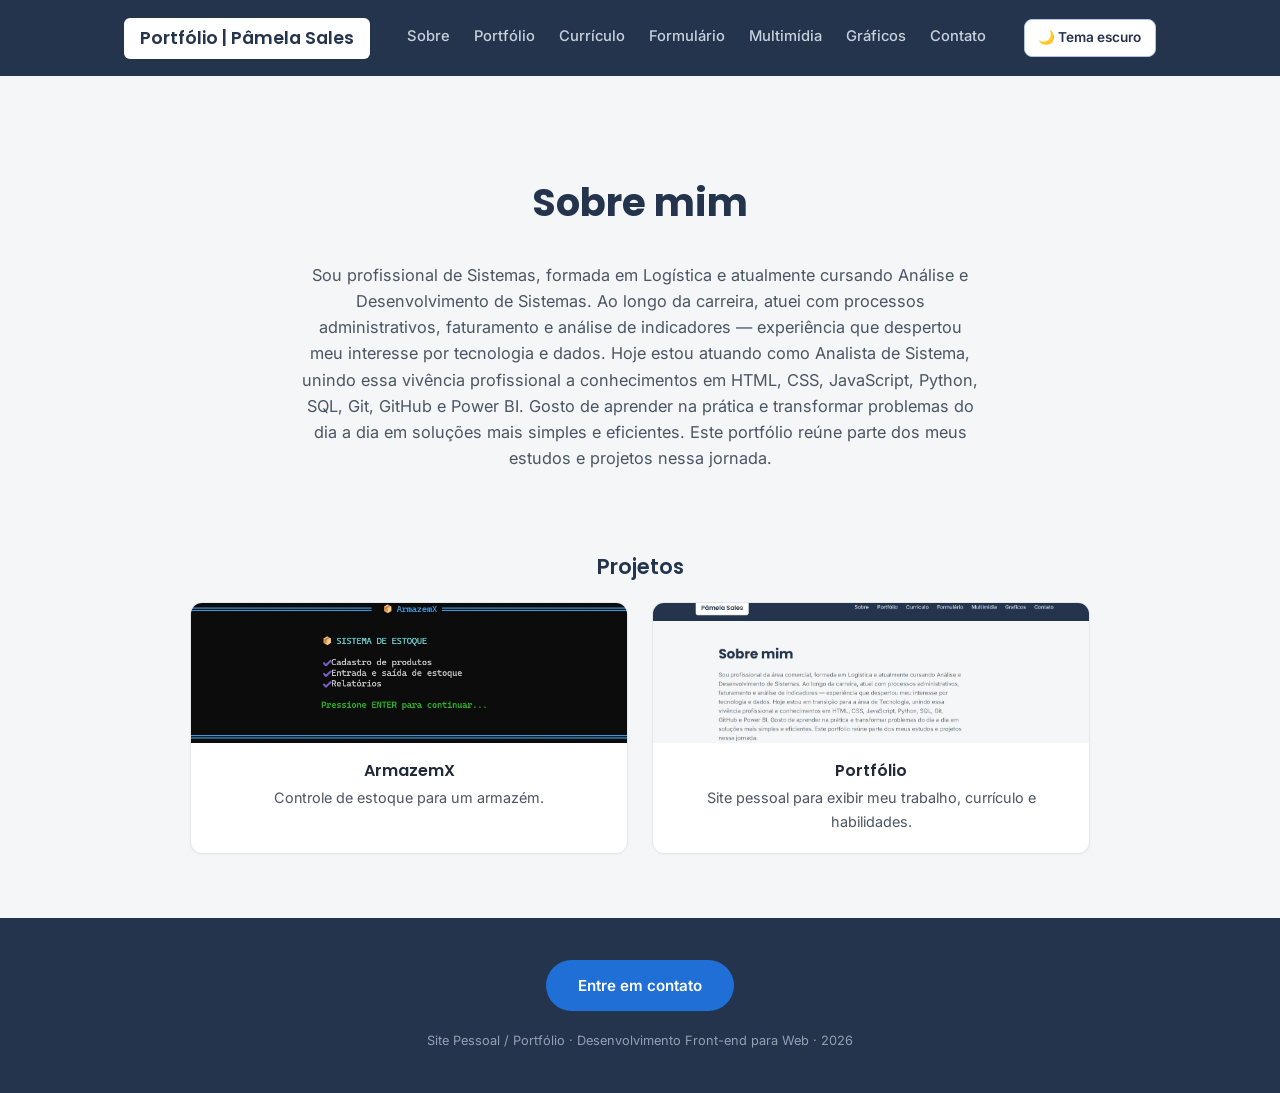
<file: index.html>
<!DOCTYPE html>
<html lang="pt-BR">

<head>
    <meta charset="UTF-8">
    <meta name="viewport" content="width=device-width, initial-scale=1.0">
    <title>Pâmela Sales | Portfólio</title>

    <link rel="preconnect" href="https://fonts.googleapis.com">
    <link rel="preconnect" href="https://fonts.gstatic.com" crossorigin>

    <link
        href="https://fonts.googleapis.com/css2?family=Poppins:wght@500;600;700&family=Inter:wght@400;500&display=swap"
        rel="stylesheet">

    <!-- Bootstrap CSS (antes do seu CSS, para os seus estilos sobrescreverem) -->
    <link
        href="https://cdn.jsdelivr.net/npm/bootstrap@5.3.3/dist/css/bootstrap.min.css"
        rel="stylesheet">

    <link rel="stylesheet" href="css/estilos.css">

    <!-- Bootstrap JS (bundle inclui o Popper) -->
    <script
        src="https://cdn.jsdelivr.net/npm/bootstrap@5.3.3/dist/js/bootstrap.bundle.min.js"
        defer></script>

    <!-- JavaScript externo -->
    <script src="js/scripts.js" defer></script>
</head>

<body id="topo">

    <!-- Link de acessibilidade: aparece ao pressionar Tab (classe do Bootstrap) -->
    <a class="visually-hidden-focusable" href="#conteudo">Pular para o conteúdo</a>

    <!-- ===== NAVBAR ===== -->
    <header class="navbar">
        <div class="navbar-inner">

            <a href="#topo" class="brand">
                Portfólio | Pâmela Sales
            </a>

            <nav class="nav-links" aria-label="Navegação principal">
                <a href="#sobre">Sobre</a>
                <a href="#projetos">Portfólio</a>
                <a href="curriculo.html">Currículo</a>
                <a href="formulario.html">Formulário</a>
                <a href="multimidia.html">Multimídia</a>
                <a href="graficos.html">Gráficos</a>
                <a href="#contato">Contato</a>
            </nav>

            <!-- Botão para alternar o tema (estado indicado só por aria-pressed) -->
            <button
                id="alternarTema"
                class="btn-tema"
                type="button"
                aria-pressed="false">
                <span aria-hidden="true">🌙</span> Tema escuro
            </button>

        </div>
    </header>

    <main id="conteudo">

        <!-- ===== HERO / SOBRE ===== -->
        <section id="sobre" class="hero">
            <div class="hero-inner">

                <h1>Sobre mim</h1>

                <p>
                    Sou profissional de Sistemas, formada em
                    Logística e atualmente cursando Análise e
                    Desenvolvimento de Sistemas. Ao longo da carreira,
                    atuei com processos administrativos, faturamento
                    e análise de indicadores — experiência que
                    despertou meu interesse por tecnologia e dados.

                    Hoje estou atuando como Analista de Sistema,
                    unindo essa vivência profissional a conhecimentos
                    em HTML, CSS, JavaScript, Python, SQL, Git,
                    GitHub e Power BI.

                    Gosto de aprender na prática e transformar
                    problemas do dia a dia em soluções mais
                    simples e eficientes.

                    Este portfólio reúne parte dos meus estudos
                    e projetos nessa jornada.
                </p>

            </div>
        </section>

        <!-- ===== PORTFÓLIO ===== -->
        <section id="projetos" class="projects">
            <div class="projects-inner">

                <h2>Projetos</h2>

                <!-- Grid do Bootstrap: row, g-4, col-12, col-md-6, h-100 -->
                <div class="row g-4">

                    <div class="col-12 col-md-6">
                        <article class="card h-100">
                            <img
                                src="imagens/Armazemx.jpg"
                                alt="Tela do sistema ArmazemX para controle de estoque de um armazém"
                                class="card-thumb">

                            <div class="card-body">
                                <h3>ArmazemX</h3>
                                <p>
                                    Controle de estoque para um armazém.
                                </p>
                            </div>
                        </article>
                    </div>

                    <div class="col-12 col-md-6">
                        <article class="card h-100">
                            <img
                                src="imagens/portfolio.jpg"
                                alt="Página inicial do portfólio pessoal de Pâmela Sales"
                                class="card-thumb">

                            <div class="card-body">
                                <h3>Portfólio</h3>
                                <p>
                                    Site pessoal para exibir meu trabalho,
                                    currículo e habilidades.
                                </p>
                            </div>
                        </article>
                    </div>

                </div>
            </div>
        </section>

    </main>

    <!-- ===== RODAPÉ / CONTATO ===== -->
    <footer id="contato" class="site-footer">

        <a
            class="btn-contact"
            href="mailto:gsa.pamela@gmail.com">
            Entre em contato
        </a>

        <p class="footer-note">
            Site Pessoal / Portfólio ·
            Desenvolvimento Front-end para Web ·
            <span id="year"></span>
        </p>

    </footer>

</body>
</html>
</file>
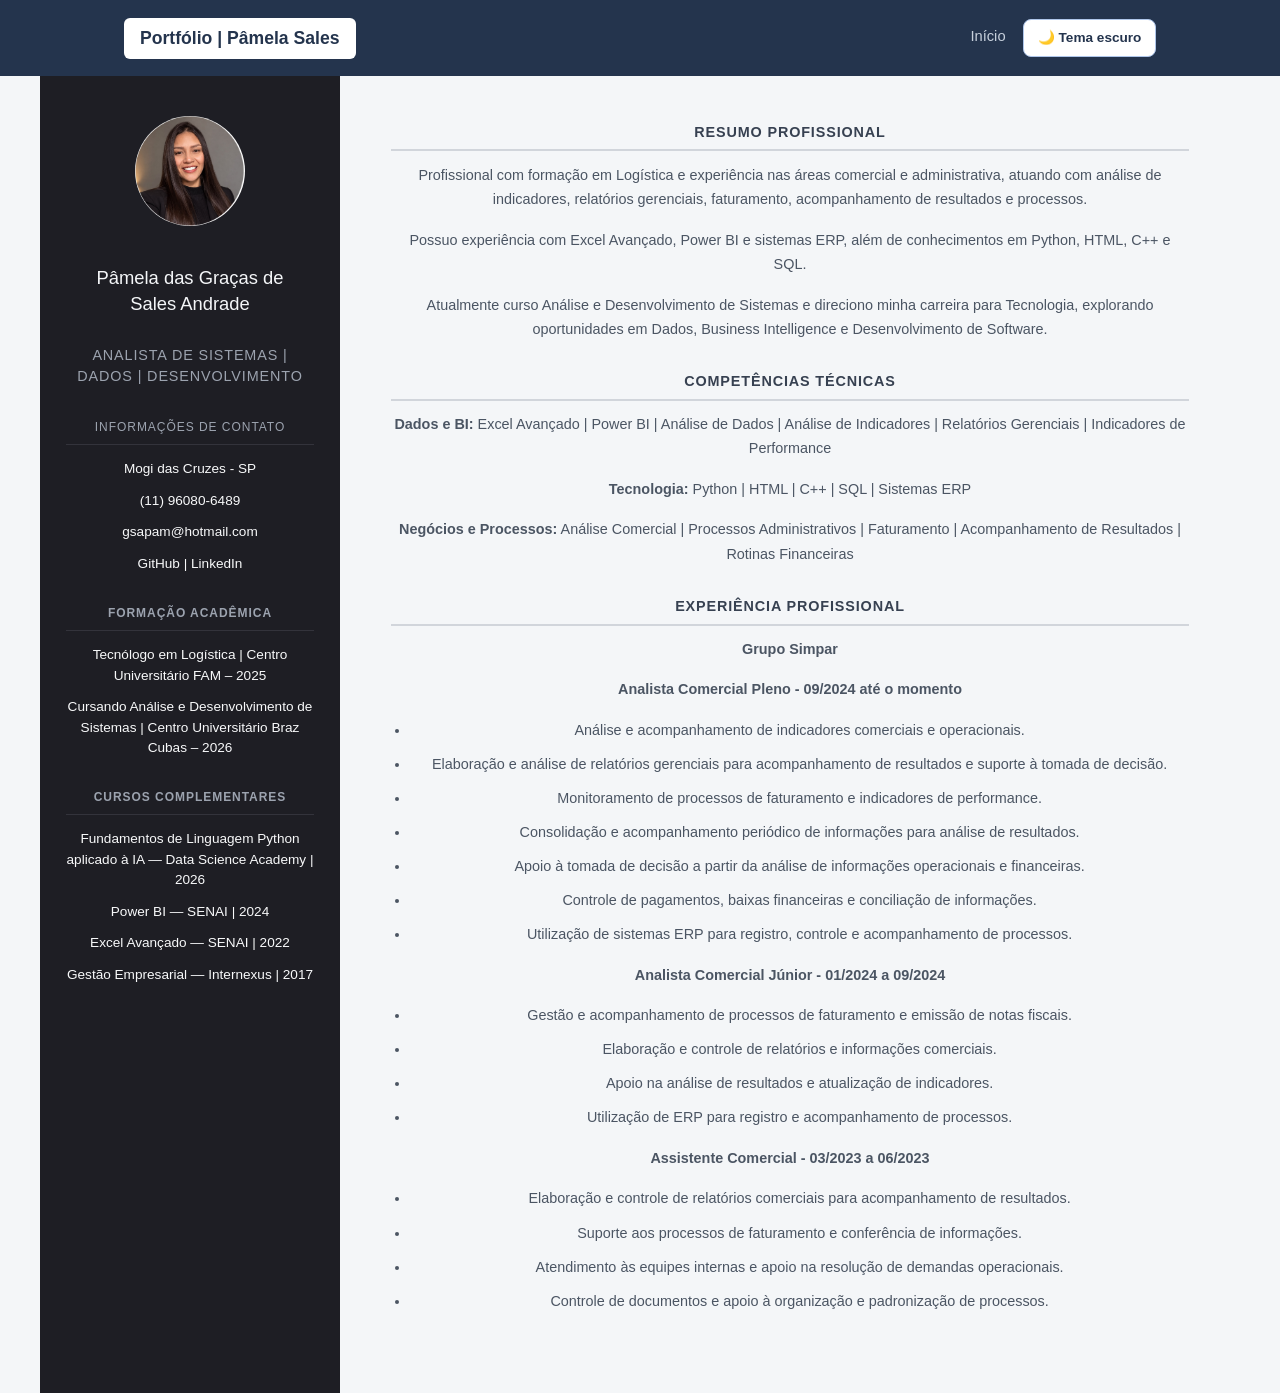
<file: curriculo.html>
<!DOCTYPE html>
<html lang="pt-BR">

<head>
    <meta charset="UTF-8">
    <meta name="viewport" content="width=device-width, initial-scale=1.0">

    <title>Currículo | Pâmela Sales</title>

    <!-- Bootstrap CSS (antes do seu CSS) -->
    <link
        href="https://cdn.jsdelivr.net/npm/bootstrap@5.3.3/dist/css/bootstrap.min.css"
        rel="stylesheet">

    <link rel="stylesheet" href="css/estilos.css">

    <!-- Bootstrap JS -->
    <script
        src="https://cdn.jsdelivr.net/npm/bootstrap@5.3.3/dist/js/bootstrap.bundle.min.js"
        defer></script>

    <!-- JavaScript: tema claro/escuro -->
    <script src="js/scripts.js" defer></script>
</head>

<body id="topo" class="pagina-curriculo">

    <!-- Link de acessibilidade: aparece ao pressionar Tab -->
    <a class="visually-hidden-focusable" href="#conteudo">Pular para o conteúdo</a>

    <!-- ===== BARRA DE NAVEGAÇÃO (não aparece na impressão) ===== -->
    <header class="navbar d-print-none">
        <div class="navbar-inner">

            <!-- Identidade do portfólio -->
            <a href="index.html" class="brand">
                Portfólio | Pâmela Sales
            </a>

            <!-- Navegação e botão agrupados -->
            <div class="navbar-acoes">

                <nav class="nav-links" aria-label="Navegação do currículo">
                    <a href="index.html">Início</a>
                </nav>

                <button
                    id="alternarTema"
                    class="btn-tema"
                    type="button"
                    aria-pressed="false">
                    <span aria-hidden="true">🌙</span> Tema escuro
                </button>

            </div>
        </div>
    </header>

    <!-- ===== CONTEÚDO PRINCIPAL ===== -->
    <div class="curriculo-layout">

        <!-- ===== COLUNA ESQUERDA ===== -->
        <aside class="cv-sidebar">

            <!-- Foto de perfil -->
            <div class="cv-avatar">
                <img
                    src="imagens/perfil.jpg"
                    alt="Foto de Pâmela das Graças de Sales Andrade">
            </div>

            <!-- Identificação profissional -->
            <header class="curriculo-header">

                <h1 class="cv-name">
                    Pâmela das Graças de Sales Andrade
                </h1>

                <p class="cv-role">
                    Analista de Sistemas |
                    Dados | Desenvolvimento
                </p>

            </header>

            <!-- Informações de contato -->
            <section class="cv-section">

                <h2>Informações de Contato</h2>

                <div class="cv-contact">

                    <p>Mogi das Cruzes - SP</p>

                    <p>
                        <a href="tel:+5511960806489">(11) 96080-6489</a>
                    </p>

                    <p class="text-break">
                        <a href="mailto:gsapam@hotmail.com">gsapam@hotmail.com</a>
                    </p>

                    <p>
                        <a
                            href="https://github.com/gsapamela"
                            target="_blank"
                            rel="noopener noreferrer">
                            GitHub<span class="visually-hidden"> (abre em nova aba)</span>
                        </a>
                        |
                        <a
                            href="https://www.linkedin.com/in/pâmela-sales-andrade"
                            target="_blank"
                            rel="noopener noreferrer">
                            LinkedIn<span class="visually-hidden"> (abre em nova aba)</span>
                        </a>
                    </p>

                </div>
            </section>

            <!-- Formação acadêmica -->
            <section class="cv-section">

                <h2 class="destaque">Formação Acadêmica</h2>

                <p>
                    Tecnólogo em Logística |
                    Centro Universitário FAM – 2025
                </p>

                <p>
                    Cursando Análise e Desenvolvimento de Sistemas |
                    Centro Universitário Braz Cubas – 2026
                </p>

            </section>

            <!-- Cursos complementares -->
            <section class="cv-section">

                <h2 class="destaque">Cursos Complementares</h2>

                <p>
                    Fundamentos de Linguagem Python aplicado à IA —
                    Data Science Academy | 2026
                </p>

                <p>Power BI — SENAI | 2024</p>

                <p>Excel Avançado — SENAI | 2022</p>

                <p>Gestão Empresarial — Internexus | 2017</p>

            </section>

        </aside>

        <!-- ===== COLUNA DIREITA ===== -->
        <main id="conteudo" class="cv-content">

            <!-- Resumo profissional -->
            <section class="cv-section">

                <h2 class="destaque">Resumo Profissional</h2>

                <p>
                    Profissional com formação em Logística e
                    experiência nas áreas comercial e administrativa,
                    atuando com análise de indicadores, relatórios
                    gerenciais, faturamento, acompanhamento de
                    resultados e processos.
                </p>

                <p>
                    Possuo experiência com Excel Avançado, Power BI
                    e sistemas ERP, além de conhecimentos em Python,
                    HTML, C++ e SQL.
                </p>

                <p>
                    Atualmente curso Análise e Desenvolvimento de
                    Sistemas e direciono minha carreira para
                    Tecnologia, explorando oportunidades em Dados,
                    Business Intelligence e Desenvolvimento de Software.
                </p>

            </section>

            <!-- Competências técnicas -->
            <section class="cv-section">

                <h2 class="destaque">Competências Técnicas</h2>

                <p>
                    <strong>Dados e BI:</strong>
                    Excel Avançado | Power BI | Análise de Dados |
                    Análise de Indicadores | Relatórios Gerenciais |
                    Indicadores de Performance
                </p>

                <p>
                    <strong>Tecnologia:</strong>
                    Python | HTML | C++ | SQL | Sistemas ERP
                </p>

                <p>
                    <strong>Negócios e Processos:</strong>
                    Análise Comercial | Processos Administrativos |
                    Faturamento | Acompanhamento de Resultados |
                    Rotinas Financeiras
                </p>

            </section>

            <!-- Experiência profissional -->
            <section class="cv-section">

                <h2 class="destaque">Experiência Profissional</h2>

                <!-- Analista Comercial Pleno -->
                <p>
                    <strong>Grupo Simpar</strong>
                </p>

                <p>
                    <strong>
                        Analista Comercial Pleno -
                        09/2024 até o momento
                    </strong>
                </p>

                <ul>
                    <li>
                        Análise e acompanhamento de indicadores
                        comerciais e operacionais.
                    </li>

                    <li>
                        Elaboração e análise de relatórios gerenciais
                        para acompanhamento de resultados e suporte
                        à tomada de decisão.
                    </li>

                    <li>
                        Monitoramento de processos de faturamento
                        e indicadores de performance.
                    </li>

                    <li>
                        Consolidação e acompanhamento periódico de
                        informações para análise de resultados.
                    </li>

                    <li>
                        Apoio à tomada de decisão a partir da análise
                        de informações operacionais e financeiras.
                    </li>

                    <li>
                        Controle de pagamentos, baixas financeiras
                        e conciliação de informações.
                    </li>

                    <li>
                        Utilização de sistemas ERP para registro,
                        controle e acompanhamento de processos.
                    </li>
                </ul>

                <!-- Analista Comercial Júnior -->
                <p>
                    <strong>
                        Analista Comercial Júnior -
                        01/2024 a 09/2024
                    </strong>
                </p>

                <ul>
                    <li>
                        Gestão e acompanhamento de processos de
                        faturamento e emissão de notas fiscais.
                    </li>

                    <li>
                        Elaboração e controle de relatórios
                        e informações comerciais.
                    </li>

                    <li>
                        Apoio na análise de resultados e
                        atualização de indicadores.
                    </li>

                    <li>
                        Utilização de ERP para registro e
                        acompanhamento de processos.
                    </li>
                </ul>

                <!-- Assistente Comercial -->
                <p>
                    <strong>
                        Assistente Comercial -
                        03/2023 a 06/2023
                    </strong>
                </p>

                <ul>
                    <li>
                        Elaboração e controle de relatórios
                        comerciais para acompanhamento de resultados.
                    </li>

                    <li>
                        Suporte aos processos de faturamento
                        e conferência de informações.
                    </li>

                    <li>
                        Atendimento às equipes internas e apoio
                        na resolução de demandas operacionais.
                    </li>

                    <li>
                        Controle de documentos e apoio à organização
                        e padronização de processos.
                    </li>
                </ul>

            </section>

        </main>

    </div>

</body>
</html>
</file>
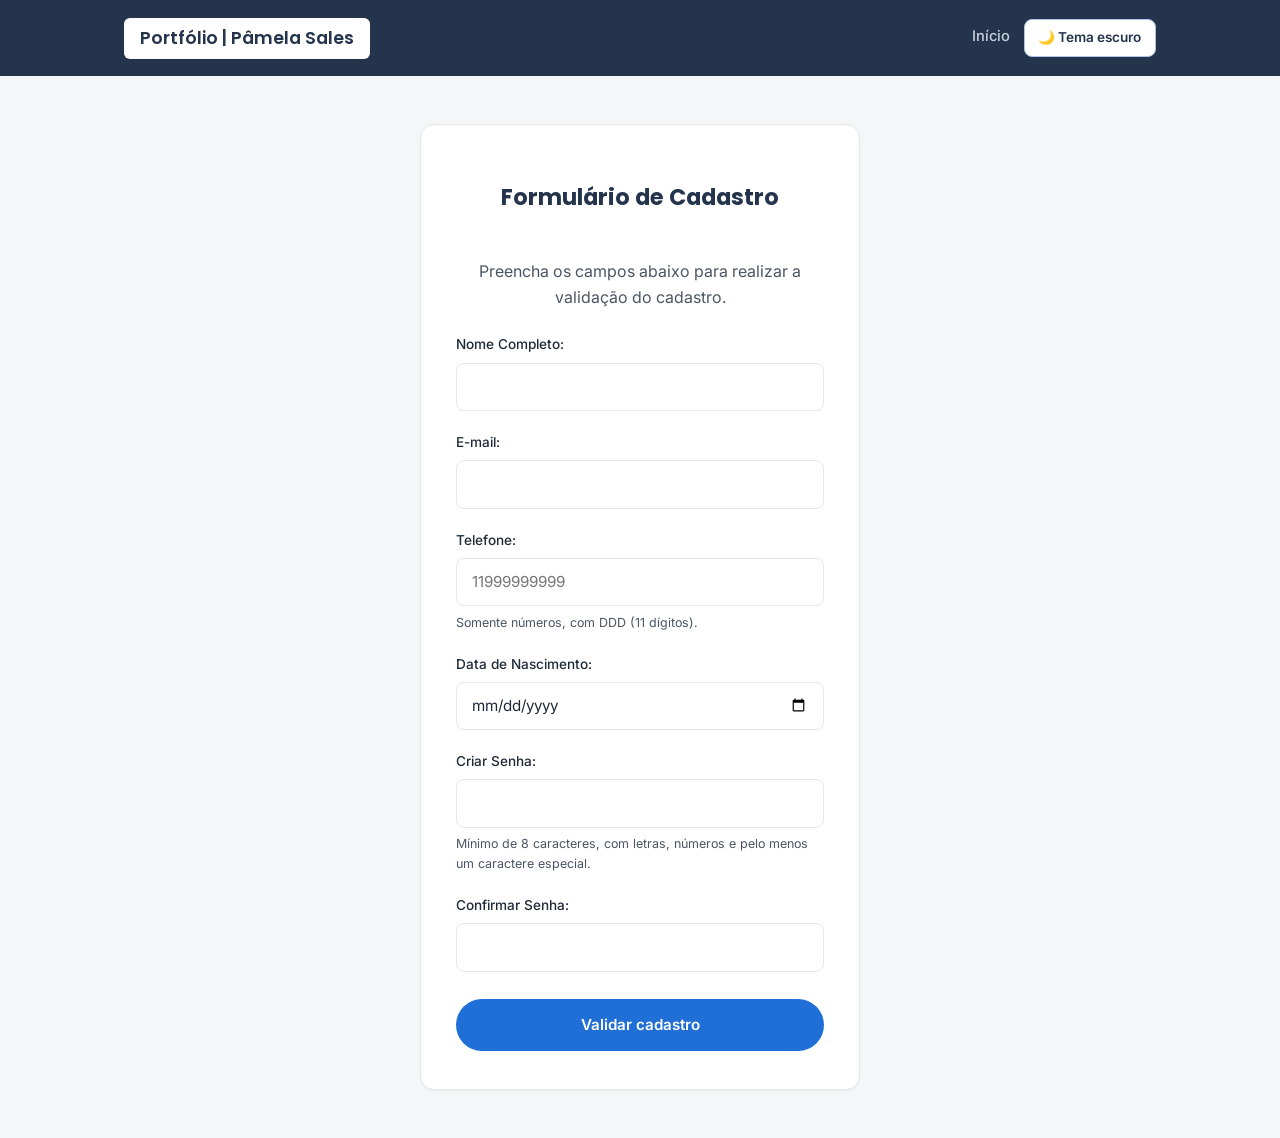
<file: formulario.html>
<!DOCTYPE html>
<html lang="pt-BR">

<head>
    <meta charset="UTF-8">
    <meta name="viewport" content="width=device-width, initial-scale=1.0">

    <title>Cadastro de Usuário | Pâmela Sales</title>

    <link rel="preconnect" href="https://fonts.googleapis.com">
    <link rel="preconnect" href="https://fonts.gstatic.com" crossorigin>

    <link
        href="https://fonts.googleapis.com/css2?family=Poppins:wght@500;600;700&family=Inter:wght@400;500&display=swap"
        rel="stylesheet">

    <!-- Bootstrap CSS (antes do seu CSS) -->
    <link
        href="https://cdn.jsdelivr.net/npm/bootstrap@5.3.3/dist/css/bootstrap.min.css"
        rel="stylesheet">

    <link rel="stylesheet" href="css/estilos.css">

    <!-- Bootstrap JS -->
    <script
        src="https://cdn.jsdelivr.net/npm/bootstrap@5.3.3/dist/js/bootstrap.bundle.min.js"
        defer></script>

    <script src="js/scripts.js" defer></script>
</head>

<body id="topo" class="pagina-formulario">

    <!-- Link de acessibilidade: aparece ao pressionar Tab -->
    <a class="visually-hidden-focusable" href="#conteudo">Pular para o conteúdo</a>

    <!-- ===== NAVBAR ===== -->
    <header class="navbar">
        <div class="navbar-inner">

            <a href="index.html" class="brand">
                Portfólio | Pâmela Sales
            </a>

            <div class="navbar-acoes">

                <nav class="nav-links" aria-label="Navegação">
                    <a href="index.html">Início</a>
                </nav>

                <button
                    id="alternarTema"
                    class="btn-tema"
                    type="button"
                    aria-pressed="false">
                    <span aria-hidden="true">🌙</span> Tema escuro
                </button>

            </div>
        </div>
    </header>

    <!-- ===== FORMULÁRIO ===== -->
    <main id="conteudo" class="form-page">

        <div class="form-card">

            <h1>Formulário de Cadastro</h1>

            <p class="form-descricao">
                Preencha os campos abaixo para realizar
                a validação do cadastro.
            </p>

            <form id="formCadastro" novalidate>

                <!-- Nome -->
                <div class="form-group">
                    <label for="nome" class="form-label">Nome Completo:</label>

                    <input
                        type="text"
                        id="nome"
                        name="nome"
                        required
                        minlength="3"
                        autocomplete="name"
                        aria-describedby="erro-nome">

                    <small class="mensagem-erro" id="erro-nome"></small>
                </div>

                <!-- E-mail -->
                <div class="form-group">
                    <label for="email" class="form-label">E-mail:</label>

                    <input
                        type="email"
                        id="email"
                        name="email"
                        required
                        autocomplete="email"
                        aria-describedby="erro-email">

                    <small class="mensagem-erro" id="erro-email"></small>
                </div>

                <!-- Telefone -->
                <div class="form-group">
                    <label for="telefone" class="form-label">Telefone:</label>

                    <input
                        type="tel"
                        id="telefone"
                        name="telefone"
                        required
                        pattern="[0-9]{11}"
                        inputmode="numeric"
                        placeholder="11999999999"
                        autocomplete="tel"
                        aria-describedby="dica-telefone erro-telefone">

                    <small class="form-hint" id="dica-telefone">
                        Somente números, com DDD (11 dígitos).
                    </small>

                    <small class="mensagem-erro" id="erro-telefone"></small>
                </div>

                <!-- Data de nascimento -->
                <div class="form-group">
                    <label for="data" class="form-label">Data de Nascimento:</label>

                    <input
                        type="date"
                        id="data"
                        name="data"
                        required
                        autocomplete="bday"
                        aria-describedby="erro-data">

                    <small class="mensagem-erro" id="erro-data"></small>
                </div>

                <!-- Senha -->
                <div class="form-group">
                    <label for="senha" class="form-label">Criar Senha:</label>

                    <input
                        type="password"
                        id="senha"
                        name="senha"
                        required
                        minlength="8"
                        autocomplete="new-password"
                        aria-describedby="dica-senha erro-senha">

                    <small class="form-hint" id="dica-senha">
                        Mínimo de 8 caracteres, com letras,
                        números e pelo menos um caractere especial.
                    </small>

                    <small class="mensagem-erro" id="erro-senha"></small>
                </div>

                <!-- Confirmação de senha -->
                <div class="form-group">
                    <label for="confirmar-senha" class="form-label">
                        Confirmar Senha:
                    </label>

                    <input
                        type="password"
                        id="confirmar-senha"
                        name="confirmar-senha"
                        required
                        autocomplete="new-password"
                        aria-describedby="erro-confirmar-senha">

                    <small
                        class="mensagem-erro"
                        id="erro-confirmar-senha">
                    </small>
                </div>

                <!-- Feedback visível -->
                <div
                    id="mensagemFormulario"
                    class="mensagem-formulario"
                    role="status"
                    aria-live="polite">
                </div>

                <button type="submit" class="w-100">
                    Validar cadastro
                </button>

            </form>

        </div>

    </main>

</body>
</html>
</file>
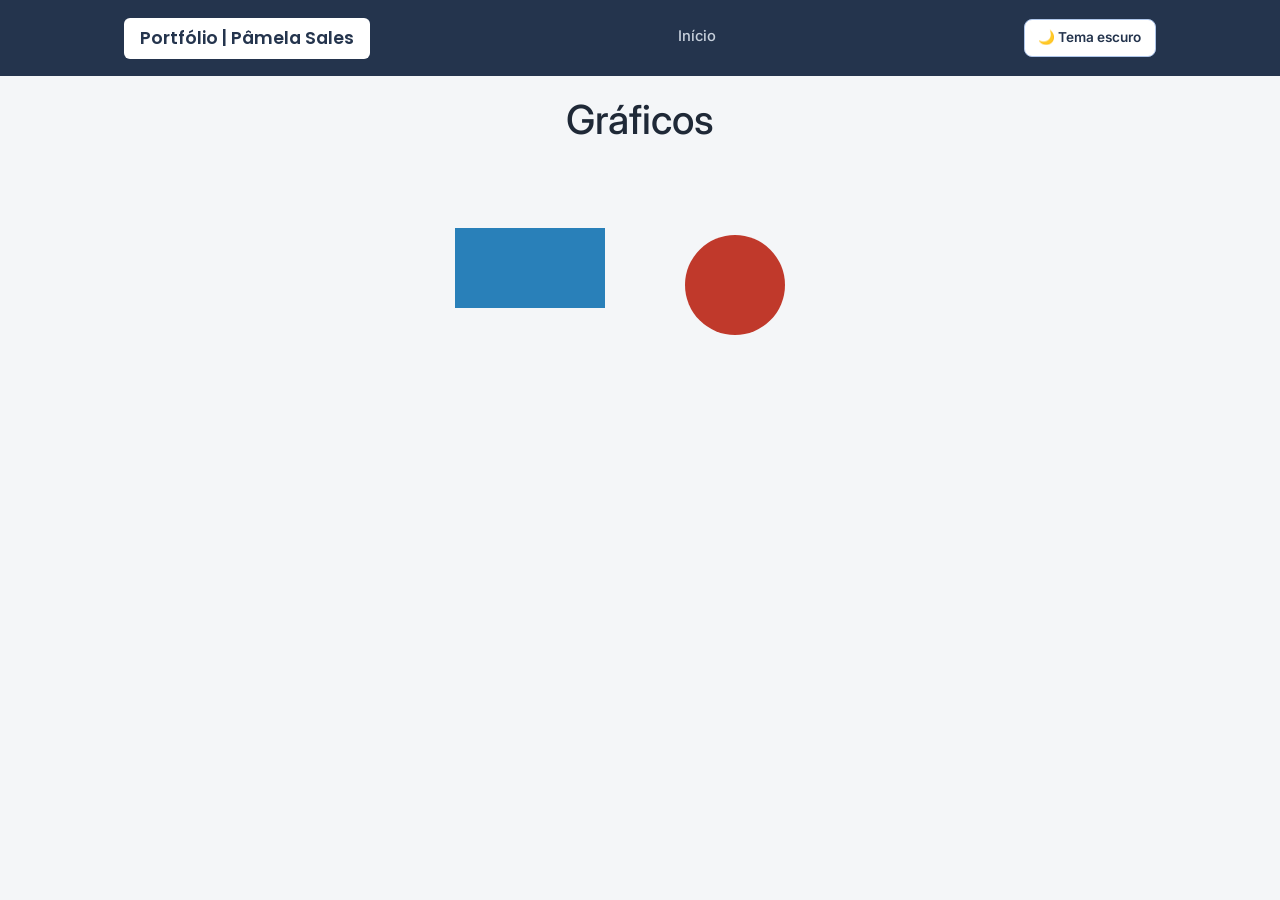
<file: graficos.html>
<!DOCTYPE html>
<html lang="pt-BR">

<head>
    <meta charset="UTF-8">
    <meta name="viewport" content="width=device-width, initial-scale=1.0">
    <title>Gráficos | Pâmela Sales</title>

    <link rel="preconnect" href="https://fonts.googleapis.com">
    <link rel="preconnect" href="https://fonts.gstatic.com" crossorigin>
    <link
        href="https://fonts.googleapis.com/css2?family=Poppins:wght@500;600;700&family=Inter:wght@400;500&display=swap"
        rel="stylesheet">

    <!-- Bootstrap CSS (antes do seu CSS) -->
    <link
        href="https://cdn.jsdelivr.net/npm/bootstrap@5.3.3/dist/css/bootstrap.min.css"
        rel="stylesheet">

    <link rel="stylesheet" href="css/estilos.css">

    <!-- Bootstrap JS -->
    <script
        src="https://cdn.jsdelivr.net/npm/bootstrap@5.3.3/dist/js/bootstrap.bundle.min.js"
        defer></script>

    <!-- JavaScript: tema claro/escuro -->
    <script src="js/scripts.js" defer></script>
</head>

<body id="topo">

    <!-- Link de acessibilidade: aparece ao pressionar Tab -->
    <a class="visually-hidden-focusable" href="#conteudo">Pular para o conteúdo</a>

    <!-- ===== NAVBAR ===== -->
    <header class="navbar">
        <div class="navbar-inner">

            <a href="index.html" class="brand">Portfólio | Pâmela Sales</a>

            <nav class="nav-links" aria-label="Navegação da página de gráficos">
                <a href="index.html">Início</a>
            </nav>

            <button
                id="alternarTema"
                class="btn-tema"
                type="button"
                aria-pressed="false">
                <span aria-hidden="true">🌙</span> Tema escuro
            </button>

        </div>
    </header>

    <main id="conteudo">

        <h1>Gráficos</h1>

        <!-- Bootstrap: d-block, mx-auto, my-4, mw-100, h-auto (canvas centralizado e responsivo) -->
        <canvas
            id="meuCanvas"
            class="d-block mx-auto my-4 mw-100 h-auto"
            width="450"
            height="150"
            role="img"
            aria-label="Desenho com um retângulo azul à esquerda e um círculo vermelho à direita">
            Seu navegador não suporta canvas. O desenho mostra um retângulo
            azul e um círculo vermelho.
        </canvas>

    </main>

    <script>
        const canvas = document.getElementById('meuCanvas');
        const ctx = canvas.getContext('2d');

        /* Retângulo (azul com contraste suficiente sobre o fundo) */
        ctx.fillStyle = "#2980b9";
        ctx.fillRect(40, 40, 150, 80);

        /* Círculo */
        ctx.beginPath();
        ctx.arc(320, 97, 50, 0, Math.PI * 2);
        ctx.fillStyle = "#c0392b";
        ctx.fill();
    </script>

</body>

</html>
</file>
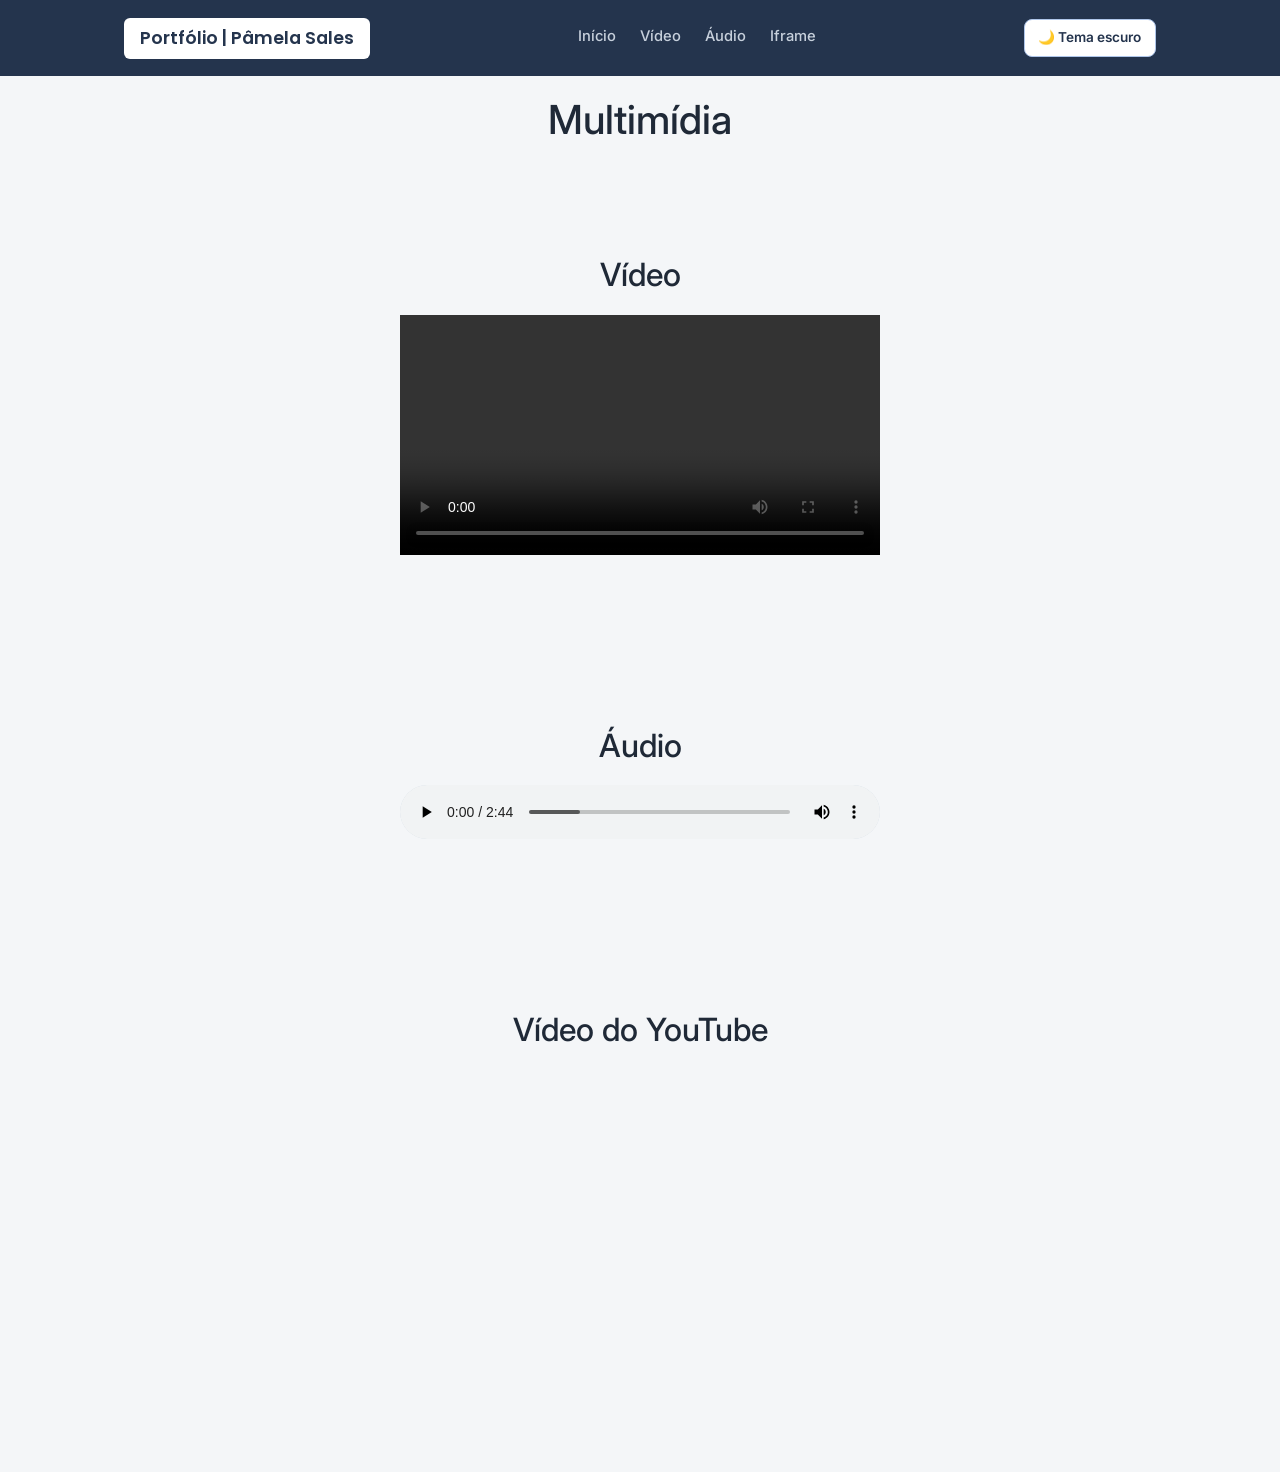
<file: multimidia.html>
<!DOCTYPE html>
<html lang="pt-BR">

<head>
    <meta charset="UTF-8">
    <meta name="viewport" content="width=device-width, initial-scale=1.0">
    <title>Multimídia | Pâmela Sales</title>

    <link rel="preconnect" href="https://fonts.googleapis.com">
    <link rel="preconnect" href="https://fonts.gstatic.com" crossorigin>
    <link
        href="https://fonts.googleapis.com/css2?family=Poppins:wght@500;600;700&family=Inter:wght@400;500&display=swap"
        rel="stylesheet">

    <!-- Bootstrap CSS (antes do seu CSS) -->
    <link
        href="https://cdn.jsdelivr.net/npm/bootstrap@5.3.3/dist/css/bootstrap.min.css"
        rel="stylesheet">

    <link rel="stylesheet" href="css/estilos.css">

    <!-- Bootstrap JS -->
    <script
        src="https://cdn.jsdelivr.net/npm/bootstrap@5.3.3/dist/js/bootstrap.bundle.min.js"
        defer></script>

    <!-- JavaScript: tema claro/escuro -->
    <script src="js/scripts.js" defer></script>
</head>

<body id="topo">

    <!-- Link de acessibilidade: aparece ao pressionar Tab -->
    <a class="visually-hidden-focusable" href="#conteudo">Pular para o conteúdo</a>

    <!-- ===== NAVBAR ===== -->
    <header class="navbar">
        <div class="navbar-inner">

            <a href="index.html" class="brand">Portfólio | Pâmela Sales</a>

            <nav class="nav-links" aria-label="Navegação da página de multimídia">
                <a href="index.html">Início</a>
                <a href="#Video">Vídeo</a>
                <a href="#Audio">Áudio</a>
                <a href="#Iframe">Iframe</a>
            </nav>

            <button
                id="alternarTema"
                class="btn-tema"
                type="button"
                aria-pressed="false">
                <span aria-hidden="true">🌙</span> Tema escuro
            </button>

        </div>
    </header>

    <main id="conteudo">

        <h1>Multimídia</h1>

        <section id="Video" class="hero">
            <div class="hero-inner">
                <h2>Vídeo</h2>
                <video controls preload="metadata" width="480" height="270">
                    <source src="video.mp4" type="video/mp4">
                    <!-- Quando tiver o arquivo de legendas, descomente:
                    <track kind="captions" src="legendas.vtt" srclang="pt-BR" label="Português" default>
                    -->
                    Seu navegador não suporta vídeo.
                </video>
            </div>
        </section>

        <section id="Audio" class="hero">
            <div class="hero-inner">
                <h2>Áudio</h2>
                <audio controls preload="metadata">
                    <source src="audio.mp3" type="audio/mpeg">
                    Seu navegador não suporta áudio.
                </audio>
            </div>
        </section>

        <section id="Iframe" class="hero">
            <div class="hero-inner">
                <h2>Vídeo do YouTube</h2>

                <!-- Bootstrap: ratio ratio-16x9 deixa o vídeo responsivo -->
                <div class="ratio ratio-16x9 embed-responsivo">
                    <iframe
                        src="https://www.youtube.com/embed/3DcoC8p9az8?si=acPJfejPzfdZcxbw"
                        title="Vídeo do YouTube incorporado na página"
                        loading="lazy"
                        referrerpolicy="strict-origin-when-cross-origin"
                        allowfullscreen>
                    </iframe>
                </div>
            </div>
        </section>

    </main>

</body>

</html>
</file>
<file: css/estilos.css>
/* ---------- tokens INDEX ---------- */
:root {
  --navy: #24344D;
  --navy-light: #34495E;
  --bg: #F4F6F8;
  --card-bg: #FFFFFF;
  --card-border: #E4E7EB;
  --text: #1F2937;
  --text-dim: #4B5563;   /* contraste ajustado (antes #6B7280) */
  --accent: #1F6FD6;     /* contraste ajustado (antes #2F80ED) */
  --sans: 'Inter', sans-serif;
  --heading: 'Poppins', sans-serif;
}

* { box-sizing: border-box; }

html { scroll-behavior: smooth; }

@media (prefers-reduced-motion: reduce) {
  html { scroll-behavior: auto; }
}

body {
  margin: 0;
  background: var(--bg);
  color: var(--text);
  font-family: var(--sans);
  line-height: 1.6;
  text-align: center;
}

a { text-decoration: none; }

/* ---------- navbar ---------- */
.navbar {
  background: var(--navy);
  position: sticky;
  top: 0;
  z-index: 10;
  padding: 0; /* o Bootstrap também define .navbar com padding; zerado para manter seu layout */
  display: block; /* o Bootstrap usa display:flex em .navbar; aqui volta a ser bloco */
}

.navbar-inner {
  width: 100%;
  max-width: 1080px;
  margin: 0 auto;
  padding: 1.1rem 1.5rem;
  display: flex;
  align-items: center;
  justify-content: space-between;
  flex-wrap: wrap;
  row-gap: 0.8rem;
}

.brand {
  font-family: var(--heading);
  font-weight: 600;
  font-size: 1.1rem;
  background: #fff;
  color: var(--navy);
  padding: 0.4rem 1rem;
  border-radius: 6px;
}

.nav-links {
  display: flex;
  flex-wrap: wrap;
  gap: 1.1rem;
}

.nav-links a {
  color: #C7D0DC;
  font-size: 0.92rem;
  font-weight: 500;
  padding: 0.4rem 0.1rem;
  border-bottom: 2px solid transparent;
}
.nav-links a:hover { color: #fff; border-bottom-color: var(--accent); }

@media (min-width: 641px) {
  .nav-links {
    gap: 0.5rem 1.3rem;
  }
}


/* ---------- hero ---------- */
.hero {
  background: var(--bg);
  padding: 4rem 1.5rem 3rem;
}

.hero-inner {
  max-width: 900px;
  margin: 0 auto;
  padding: 20px;
  text-align: center;
}

.hero h1 {
  font-family: var(--heading);
  font-weight: 700;
  font-size: clamp(1.7rem, 4vw, 2.4rem);
  color: var(--navy);
  margin: 0 0 1rem;
  display: inline-block;
}

.hero p {
  color: var(--text-dim);
  max-width: 68ch;
  margin: 0 auto 1rem;
  font-size: 1.02rem;
  text-align: center;
}
.hero p:last-child { margin-bottom: 0; }

/* ---------- projects ---------- */
.projects {
  padding: 1rem 1.5rem 4rem;
}

.projects-inner {
  max-width: 900px;
  margin: 0 auto;
}

.projects h2 {
  font-family: var(--heading);
  font-weight: 600;
  font-size: 1.3rem;
  color: var(--navy);
  margin: 0 0 1.4rem;
}

/* O grid agora é feito pelo Bootstrap (row / col-12 / col-md-6) no HTML */

.card {
  background: var(--card-bg);
  border: 1px solid var(--card-border);
  border-radius: 12px;
  overflow: hidden;
  box-shadow: 0 1px 2px rgba(16, 24, 40, 0.04);
}

.card-thumb {
  height: 140px;
  width: 100%;
  object-fit: cover;   /* corta a imagem mantendo a proporção */
  display: block;
  background: #DCE3E9; /* aparece enquanto a imagem carrega, ou se o caminho estiver errado */
}

.card-body { padding: 1.1rem 1.3rem 1.3rem; }

.card-body h3 {
  font-family: var(--heading);
  font-weight: 600;
  font-size: 1rem;
  color: var(--text);
  margin: 0 0 0.4rem;
}

.card-body p {
  color: var(--text-dim);
  font-size: 0.9rem;
  margin: 0;
}

/* ---------- footer ---------- */
.site-footer {
  background: var(--navy);
  text-align: center;
  padding: 2.6rem 1.5rem;
}

.btn-contact {
  display: inline-block;
  background: var(--accent);
  color: #fff;
  font-weight: 600;
  font-size: 0.95rem;
  padding: 0.85rem 2rem;
  border-radius: 999px;
}
.btn-contact:hover { background: #1A5FB8; }

.footer-note {
  color: #93A0B3;
  font-size: 0.8rem;
  margin: 1.2rem 0 0;
}

/* ---------- responsive ---------- */
/* ==============================
   CONFIGURAÇÕES GERAIS CURRICULO
================================ */

body.pagina-curriculo {
    margin: 0;
    font-family: Arial, Helvetica, sans-serif;
    background: #F4F6F8;
    color: #1F2937;
}


/* ==============================
   LAYOUT PRINCIPAL
================================ */

.curriculo-layout {
    display: flex;
    flex-direction: column;
    min-height: 100vh;
    max-width: 1200px;
    margin: 0 auto;
}


/* ==============================
   COLUNA ESQUERDA
================================ */

.cv-sidebar {
    flex: none;
    width: 100%;
    background: #1E1E24;
    color: #F4F6F8;
    padding: 2rem 1.5rem;
}

.cv-avatar {
    width: 110px;
    height: 110px;
    border-radius: 50%;
    overflow: hidden;
    margin: 0 auto 1.2rem;
    background: #2C2C34;
}

.cv-avatar img {
    width: 100%;
    height: 100%;
    object-fit: cover;
}

.cv-name {
    text-align: center;
    font-size: 1.15rem;
    line-height: 1.4;
    margin: 0 0 0.5rem;
}

.cv-role {
    display: block;
    text-align: center;
    font-size: 0.9rem;
    line-height: 1.5;
    color: #9CA3AF;
    text-transform: uppercase;
    letter-spacing: 0.06em;
    margin: 0 0 2rem;
}


/* ==============================
   SEÇÕES
================================ */

.cv-section {
    margin-bottom: 2rem;
}

.cv-section h2 {
    font-size: 0.9rem;
    text-transform: uppercase;
    letter-spacing: 0.06em;
    color: #9CA3AF;
    border-bottom: 1px solid #33333B;
    padding-bottom: 0.5rem;
    margin: 0 0 0.7rem;
}


/* ==============================
   CONTATO
================================ */

.cv-contact p {
    font-size: 0.9rem;
    line-height: 1.5;
    margin: 0 0 0.7rem;
    word-break: break-word;
}

.cv-contact a {
    color: #F4F6F8;
    text-decoration: none;
}

/* ==============================
   COLUNA DIREITA
================================ */

@media (min-width: 761px) {
  .curriculo-layout {
    flex-direction: row;
  }
 
  .cv-sidebar {
    flex: 0 0 300px;
    width: auto;
    padding: 2.5rem 1.6rem;
  }
 
  .cv-content {
    width: auto;
    padding: 3rem clamp(2rem, 4vw, 4rem);
  }
}

/* Títulos da coluna direita */

.cv-content .cv-section h2 {
    color: #374151;
    border-bottom: 2px solid #D1D5DB;
}


/* Textos */

.cv-content p {
    font-size: 0.9rem;
    line-height: 1.7;
    color: #4B5563;
    margin: 0 0 1rem;
}


/* ==============================
   LISTAS
================================ */

.cv-content ul {
    padding-left: 1.2rem;
    margin-top: 0;
}

.cv-content li {
    font-size: 0.9rem;
    line-height: 1.7;
    margin-bottom: 0.6rem;
    color: #4B5563;
}


/* ==============================
   DESTAQUE
================================ */

.destaque {
    font-weight: 700;
}


/* ==============================
   TÍTULOS DA COLUNA ESQUERDA
================================ */

.cv-sidebar .cv-section h2 {
    font-size: 0.75rem;
    line-height: 1.3;
    text-transform: uppercase;
    letter-spacing: 0.08em;
    color: #9CA3AF;
    border-bottom: 1px solid #33333B;
    padding-bottom: 0.5rem;
    margin: 0 0 0.9rem;
}


/* ==============================
   TEXTOS DA COLUNA ESQUERDA
================================ */

.cv-sidebar .cv-section p,
.cv-sidebar .cv-section li {
    font-size: 0.85rem;
    line-height: 1.5;
    color: #F8F9FA;
    margin-bottom: 0.7rem;
}

/* ==============================
   LISTAS
================================ */

.cv-sidebar .cv-section ul {
    padding-left: 0;
    margin: 0;
    list-style-position: inside;
}

.cv-sidebar .cv-section li {
    margin-bottom: 0.8rem;
}


/* ==============================
   CONTATO
================================ */

.cv-sidebar .cv-contact p {
    font-size: 0.85rem;
    line-height: 1.5;
    margin: 0 0 0.7rem;
}


/* ==============================
   LINKS
================================ */

.cv-sidebar a {
    color: #F8F9FA;
    text-decoration: none;
}

.cv-sidebar a:hover {
    color: #2DD4BF;
}

/* ==============================
   PÁGINA DE FORMULÁRIO
================================ */
 
.form-page {
    min-height: calc(100vh - 64px);
    display: flex;
    align-items: center;
    justify-content: center;
    padding: 3rem 1.5rem;
    background: var(--bg);
}
 

.form-card {
    width: 100%;
    max-width: 440px;
    background: var(--card-bg);
    border: 1px solid var(--card-border);
    border-radius: 14px;
    padding: 2.4rem 2.2rem;
    box-shadow: 0 1px 2px rgba(16, 24, 40, 0.04);
}
 
.form-card h1 {
    font-family: var(--heading);
    font-weight: 700;
    font-size: 1.4rem;
    color: var(--navy);
    margin: 0 0 1.8rem;
    text-align: center;
}
 
.form-group {
    margin-bottom: 1.3rem;
    text-align: left;
}
 
.form-group label {
    display: block;
    font-size: 0.85rem;
    font-weight: 500;
    color: var(--text);
    margin-bottom: 0.4rem;
}
 
.form-group input {
    display: block;
    width: 100%;
    padding: 0.7rem 0.9rem;
    border: 1px solid var(--card-border);
    border-radius: 8px;
    font-family: var(--sans);
    font-size: 0.95rem;
    box-sizing: border-box;
    background: #fff;
    color: var(--text);
}
 
/* O contorno de foco vem da regra global :focus-visible (no fim do arquivo) */
.form-group input:focus {
    border-color: var(--accent);
    box-shadow: 0 0 0 3px rgba(31, 111, 214, 0.15);
}
 
.form-hint {
    display: block;
    margin-top: 0.4rem;
    font-size: 0.78rem;
    color: var(--text-dim);
}
 
.form-card button {
    width: 100%;
    background: var(--accent);
    color: #fff;
    border: none;
    border-radius: 999px;
    padding: 0.85rem;
    font-family: var(--sans);
    font-weight: 600;
    font-size: 0.95rem;
    cursor: pointer;
    margin-top: 0.4rem;
}
.form-card button:hover { background: #1A5FB8; }


/* ==============================
   PÁGINA DA MULTIMÍDIA
================================ */

h1 {
    text-align: center;
    padding: 20px;
}

video,
iframe {
    display: block;
    margin: 20px auto;
    max-width: 100%;
    height: auto;
}

/* Player de áudio (única regra de áudio do arquivo).
   O fundo colorido garante que o player apareça: o padrão do Chrome
   é cinza-claro e se confunde com o fundo da página. */
audio {
    display: block;
    width: 100%;
    max-width: 480px;
    height: 54px;
    margin: 20px auto;
    background: #DCE3E9;
    border-radius: 30px;
    visibility: visible;
    opacity: 1;
}

/* Player no tema escuro */
body.tema-escuro audio {
    background: #263244;
    color-scheme: dark;
}
/* ==========================================================
   TEMA CLARO / ESCURO — PORTFÓLIO
   Compatível com JS/script.js e localStorage("tema")
   As variáveis são alteradas apenas quando o body tem
   a classe tema-escuro.
   ========================================================== */

body {
    transition: background-color .25s ease, color .25s ease;
}

/* Botão na barra de navegação */
.btn-tema {
    flex-shrink: 0;
    padding: .6rem .85rem;
    border: 1px solid #AFC6EA;
    border-radius: 8px;
    background: #FFFFFF;
    color: #24344D;
    font-family: var(--sans);
    font-size: .85rem;
    font-weight: 600;
    line-height: 1.3;
    cursor: pointer;
    transition: background-color .2s ease, color .2s ease;
}

.btn-tema:hover { background: #E9F1FF; }

.btn-tema:focus-visible,
.nav-links a:focus-visible,
.brand:focus-visible,
.btn-contact:focus-visible {
    outline: 3px solid #F6C453;
    outline-offset: 3px;
}

/* Variáveis do tema escuro: reutilizadas por toda a página */
body.tema-escuro {
    --navy: #141F31;
    --navy-light: #273951;
    --bg: #171D28;
    --card-bg: #263244;
    --card-border: #41516A;
    --text: #F2F5FA;
    --text-dim: #CBD5E1;
    --accent: #70B1FF;
    background: var(--bg);
    color: var(--text);
}

body.tema-escuro .navbar,
body.tema-escuro .site-footer {
    background: var(--navy);
}

/* A marca continua clara para contrastar com o cabeçalho */
body.tema-escuro .brand {
    background: #FFFFFF;
    color: #141F31;
}

body.tema-escuro .nav-links a { color: #E0E8F5; }
body.tema-escuro .nav-links a:hover { color: #FFFFFF; }

body.tema-escuro .hero,
body.tema-escuro .projects,
body.tema-escuro .form-page {
    background: var(--bg);
}

body.tema-escuro .hero h1,
body.tema-escuro .projects h2,
body.tema-escuro .form-card h1 {
    color: var(--text);
}

body.tema-escuro .hero p,
body.tema-escuro .card-body p,
body.tema-escuro .form-hint {
    color: var(--text-dim);
}

body.tema-escuro .card,
body.tema-escuro .form-card {
    background: var(--card-bg);
    border-color: var(--card-border);
    box-shadow: 0 2px 8px rgba(0, 0, 0, .15);
}

body.tema-escuro .card-body h3,
body.tema-escuro .form-group label { color: var(--text); }

body.tema-escuro .form-group input {
    background: #1B2637;
    color: var(--text);
    border-color: var(--card-border);
}

body.tema-escuro .form-group input::placeholder { color: #B8C5D8; }

/* Botões no tema escuro: azul mais escuro para o texto branco ter contraste */
body.tema-escuro .btn-contact,
body.tema-escuro .form-card button {
    background: #2867AE;
    color: #FFFFFF;
}

body.tema-escuro .btn-contact:hover,
body.tema-escuro .form-card button:hover { background: #1F5A9C; }

body.tema-escuro .footer-note { color: #C6D2E2; }

body.tema-escuro .btn-tema {
    background: #344866;
    border-color: #6687B5;
    color: #FFFFFF;
}
body.tema-escuro .btn-tema:hover { background: #426087; }

/* Página de currículo: estilos existentes preservados;
   complementos para o tema escuro, se ela usar o mesmo JS. */
body.pagina-curriculo.tema-escuro {
    background: var(--bg);
    color: var(--text);
}
body.pagina-curriculo.tema-escuro .cv-content { background: var(--bg); }
body.pagina-curriculo.tema-escuro .cv-content p,
body.pagina-curriculo.tema-escuro .cv-content li,
body.pagina-curriculo.tema-escuro .cv-content .cv-section h2 {
    color: var(--text);
}
body.pagina-curriculo.tema-escuro .cv-content .cv-section h2 {
    border-bottom-color: var(--card-border);
}

/* Celulares: navegação e botão não ultrapassam a largura */
@media (max-width: 640px) {
    .navbar-inner { gap: .75rem; }
    .nav-links { justify-content: center; width: 100%; gap: .45rem .85rem; }
    .nav-links a { font-size: .85rem; }
    .btn-tema { margin: 0 auto; }
    .hero, .projects { padding-left: 1rem; padding-right: 1rem; }
}

@media (prefers-reduced-motion: reduce) {
    body, .btn-tema { transition: none; }
}


/* =====================================
   NAVEGAÇÃO DO CURRÍCULO
===================================== */

.navbar-acoes {
    display: flex;
    align-items: center;
    justify-content: flex-end;
    gap: 16px;
}

.link-inicio {
    color: #ffffff;
    font-family: var(--sans);
    font-size: 0.92rem;
    font-weight: 500;
    text-decoration: none;
}

.link-inicio:hover {
    color: #70B1FF;
}

.link-inicio:focus-visible {
    outline: 3px solid #F6C453;
    outline-offset: 4px;
    border-radius: 3px;
}

/* Responsividade */

@media (max-width: 640px) {

    .navbar-inner {
        justify-content: center;
        gap: 15px;
    }

    .navbar-acoes {
        justify-content: center;
        flex-wrap: wrap;
        gap: 12px;
    }

}



/* ==========================================
   FORMULÁRIO - VALIDAÇÃO E FEEDBACK
========================================== */

.pagina-formulario .form-descricao {
    text-align: center;
    margin-bottom: 24px;
    color: var(--text-dim, #64748b);
}

.pagina-formulario .mensagem-erro {
    display: block;
    color: #dc2626;
    font-size: 0.82rem;
    margin-top: 5px;
}

.pagina-formulario input[aria-invalid="true"] {
    border: 2px solid #dc2626;
}

.pagina-formulario .mensagem-formulario {
    margin: 16px 0;
    padding: 0;
    font-size: 0.9rem;
}

.pagina-formulario .mensagem-formulario.sucesso {
    padding: 12px;
    border-radius: 8px;
    background-color: #dcfce7;
    color: #166534;
    border: 1px solid #86efac;
}

.pagina-formulario .mensagem-formulario.erro {
    padding: 12px;
    border-radius: 8px;
    background-color: #fee2e2;
    color: #991b1b;
    border: 1px solid #fca5a5;
}

/* Alinhamento da navbar */

.pagina-formulario .navbar-inner {
    display: flex;
    align-items: center;
    justify-content: space-between;
    gap: 16px;
}

.pagina-formulario .navbar-acoes {
    display: flex;
    align-items: center;
    gap: 12px;
    margin-left: auto;
}

.pagina-formulario .navbar-acoes .nav-links {
    display: flex;
    align-items: center;
    width: auto;
    gap: 0;
}

.pagina-formulario .navbar-acoes .btn-tema {
    margin: 0;
    flex-shrink: 0;
}

@media (max-width: 640px) {
    .pagina-formulario .navbar-inner {
        flex-wrap: wrap;
    }

    .pagina-formulario .navbar-acoes {
        margin-left: 0;
        flex-wrap: wrap;
    }
}


/* ==========================================================
   ACESSIBILIDADE — FOCO VISÍVEL (CP4)
   Azul escuro em fundos claros; amarelo em fundos escuros
========================================================== */

:focus-visible {
    outline: 3px solid #1F4FBF;
    outline-offset: 3px;
}

.navbar :focus-visible,
.site-footer :focus-visible,
body.tema-escuro :focus-visible {
    outline-color: #F6C453;
}


/* ==========================================================
   AJUSTES DAS DEMAIS PÁGINAS (CP4)
========================================================== */

/* Vídeo do YouTube responsivo (Bootstrap .ratio) */
.embed-responsivo {
    max-width: 560px;
    margin: 20px auto;
}

/* Dentro do .ratio o Bootstrap posiciona o elemento; zera a margem do seu iframe/video */
.ratio > iframe,
.ratio > video {
    margin: 0;
}

/* Formulário no tema escuro: erro em vermelho claro para ter contraste */
body.tema-escuro.pagina-formulario .mensagem-erro {
    color: #FCA5A5;
}

body.tema-escuro.pagina-formulario input[aria-invalid="true"] {
    border-color: #F87171;
}
</file>
